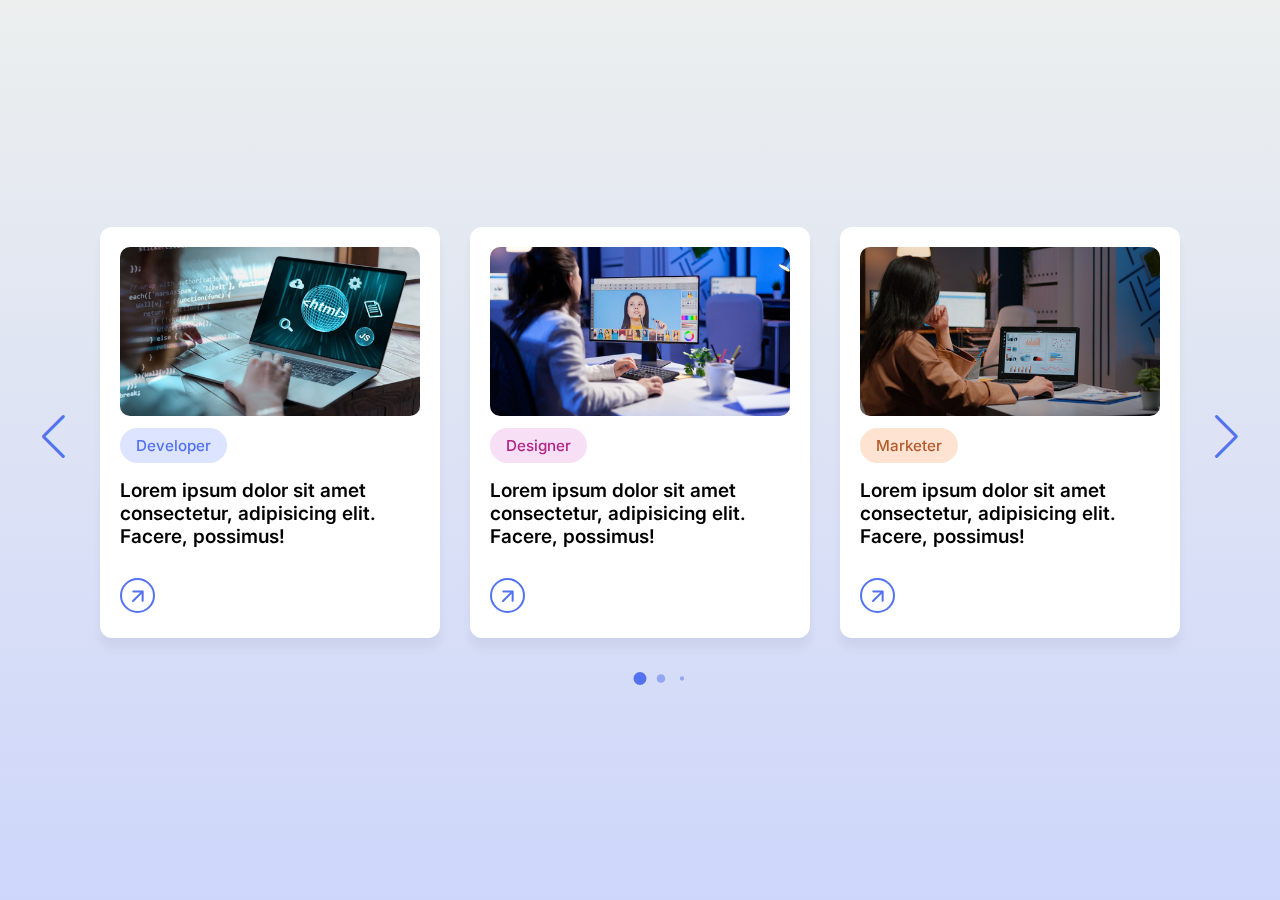
<file: swiper.html>
<!DOCTYPE html>
<html lang="en">
  <head>
    <meta charset="UTF-8" />
    <meta name="viewport" content="width=device-width, initial-scale=1.0" />
    <!-- Linking Google fonts for icons -->
    <link
      rel="stylesheet"
      href="https://fonts.googleapis.com/css2?family=Material+Symbols+Rounded:opsz,wght,FILL,GRAD@24,400,0,0&icon_names=arrow_forward"
    />

    <!-- Linking SwiperJS CSS -->
    <link
      rel="stylesheet"
      href="https://cdn.jsdelivr.net/npm/swiper@11/swiper-bundle.min.css"
    />
    <title>Swiper</title>

    <style>
      @import url("https://fonts.googleapis.com/css2?family=Inter:ital,opsz,wght@0,14..32,100..900;1,14..32,100..900&display=swap");

      * {
        margin: 0;
        padding: 0;
        box-sizing: border-box;
        font-family: "Inter", sans-serif;
      }

      body {
        display: flex;
        align-items: center;
        justify-content: center;
        min-height: 100vh;
        background: linear-gradient(#ecefee, #ced6fb);
      }

      .card-wrapper {
        max-width: 1100px;
        margin: 0 60px 35px;
        padding: 20px 10px;
        overflow: hidden;
      }

      .card-list .card-item {
        list-style-type: none;
      }

      .card-list .card-item .card-link {
        user-select: none;
        display: block;
        background-color: #fff;
        padding: 18px;
        border-radius: 12px;
        text-decoration: none;
        border: 2px solid transparent;
        box-shadow: 0 10px 10px rgba(0, 0, 0, 0.05);
        transition: all 0.2s;
      }

      .card-list .card-item .card-link:active {
        cursor: grabbing;
      }

      .card-list .card-item .card-link:hover {
        border-color: #5372f0;
      }

      .card-list .card-link .card-image {
        width: 100%;
        aspect-ratio: 16 / 9;
        object-fit: cover;
        border-radius: 10px;
      }

      /* BADGE */
      .card-list .card-link .badge {
        color: #5372f0;
        padding: 8px 16px;
        font-size: 0.95rem;
        margin: 8px 0 16px;
        font-weight: 500;
        background: #dde4ff;
        width: fit-content;
        border-radius: 50px;
      }
      .card-list .card-link .badge.designer {
        color: #b22485;
        background: #f7dff5;
      }
      .card-list .card-link .badge.marketer {
        color: #b25a2b;
        background: #ffe3d2;
      }
      .card-list .card-link .badge.gamer {
        color: #205c20;
        background: #d6f8d6;
      }
      .card-list .card-link .badge.editor {
        color: #856404;
        background: #fff3cd;
      }

      .card-list .card-link .card-title {
        font-size: 1.19rem;
        color: #000;
        font-weight: 600;
      }

      .card-list .card-link .card-button {
        height: 35px;
        width: 35px;
        color: #5372f0;
        border-radius: 50%;
        margin: 30px 0 5px;
        background: none;
        cursor: pointer;
        border: 2px solid #5372f0;
        transform: rotate(-45deg);
        transition: all 0.4s;
      }

      .card-list .card-link:hover .card-button {
        color: #fff;
        background: #5372f0;
      }

      .card-wrapper .swiper-pagination-bullet {
        height: 13px;
        width: 13px;
        opacity: 0.5;
        background: #5372f0;
      }

      .card-wrapper .swiper-pagination-bullet-active {
        opacity: 1;
      }

      .card-wrapper .swiper-slide-button {
        color: #5372f0;
        margin-top: -35px;
      }

      @media screen and (max-width: 768px) {
        .card-wrapper {
          margin: 0 10px 25px;
        }

        .card-wrapper .swiper-slide-button {
          display: none;
        }
      }
    </style>
  </head>
  <body>
    <div class="container swiper">
      <div class="card-wrapper">
        <ul class="card-list swiper-wrapper">
          <!-- Child 1 -->
          <li class="card-item swiper-slide">
            <a href="#" class="card-link">
              <img
                src="./img/slider-images/developer.jpg"
                alt="Card image"
                class="card-image"
              />
              <p class="badge developer">Developer</p>
              <h2 class="card-title">
                Lorem ipsum dolor sit amet consectetur, adipisicing elit.
                Facere, possimus!
              </h2>
              <button class="card-button material-symbols-rounded">
                arrow_forward
              </button>
            </a>
          </li>

          <!-- Child 2 -->
          <li class="card-item swiper-slide">
            <a href="#" class="card-link">
              <img
                src="./img/slider-images/designer.jpg"
                alt="Card image"
                class="card-image"
              />
              <p class="badge designer">Designer</p>
              <h2 class="card-title">
                Lorem ipsum dolor sit amet consectetur, adipisicing elit.
                Facere, possimus!
              </h2>
              <button class="card-button material-symbols-rounded">
                arrow_forward
              </button>
            </a>
          </li>

          <!-- Child 3 -->
          <li class="card-item swiper-slide">
            <a href="#" class="card-link">
              <img
                src="./img/slider-images/marketer.jpg"
                alt="Card image"
                class="card-image"
              />
              <p class="badge marketer">Marketer</p>
              <h2 class="card-title">
                Lorem ipsum dolor sit amet consectetur, adipisicing elit.
                Facere, possimus!
              </h2>
              <button class="card-button material-symbols-rounded">
                arrow_forward
              </button>
            </a>
          </li>

          <!-- Child 4 -->
          <li class="card-item swiper-slide">
            <a href="#" class="card-link">
              <img
                src="./img/slider-images/gamer.jpg"
                alt="Card image"
                class="card-image"
              />
              <p class="badge gamer">Gamer</p>
              <h2 class="card-title">
                Lorem ipsum dolor sit amet consectetur, adipisicing elit.
                Facere, possimus!
              </h2>
              <button class="card-button material-symbols-rounded">
                arrow_forward
              </button>
            </a>
          </li>

          <!-- Child 5 -->
          <li class="card-item swiper-slide">
            <a href="#" class="card-link">
              <img
                src="./img/slider-images/editor.jpg"
                alt="Card image"
                class="card-image"
              />
              <p class="badge editor">Editor</p>
              <h2 class="card-title">
                Lorem ipsum dolor sit amet consectetur, adipisicing elit.
                Facere, possimus!
              </h2>
              <button class="card-button material-symbols-rounded">
                arrow_forward
              </button>
            </a>
          </li>
        </ul>

        <!-- SwiperJS pagination -->
        <div class="swiper-pagination"></div>

        <!-- SwiperJS navigation buttons -->
        <div class="swiper-slide-button swiper-button-prev"></div>
        <div class="swiper-slide-button swiper-button-next"></div>
      </div>
    </div>

    <!-- Linking SwiperJS script -->
    <script src="https://cdn.jsdelivr.net/npm/swiper@11/swiper-bundle.min.js"></script>

    <!-- Custom JS script -->
    <script>
      const swiper = new Swiper(".card-wrapper", {
        loop: true,
        spaceBetween: 30,

        // Pagination bullets
        pagination: {
          el: ".swiper-pagination",
          clickable: true,
          dynamicBullets: true,
        },

        // Navigation arrows
        navigation: {
          nextEl: ".swiper-button-next",
          prevEl: ".swiper-button-prev",
        },

        // Responsive Breakpoints
        breakpoints: {
          0: {
            slidesPerView: 1,
          },
          768: {
            slidesPerView: 2,
          },
          1024: {
            slidesPerView: 3,
          },
        },
      });
    </script>
  </body>
</html>
</file>
